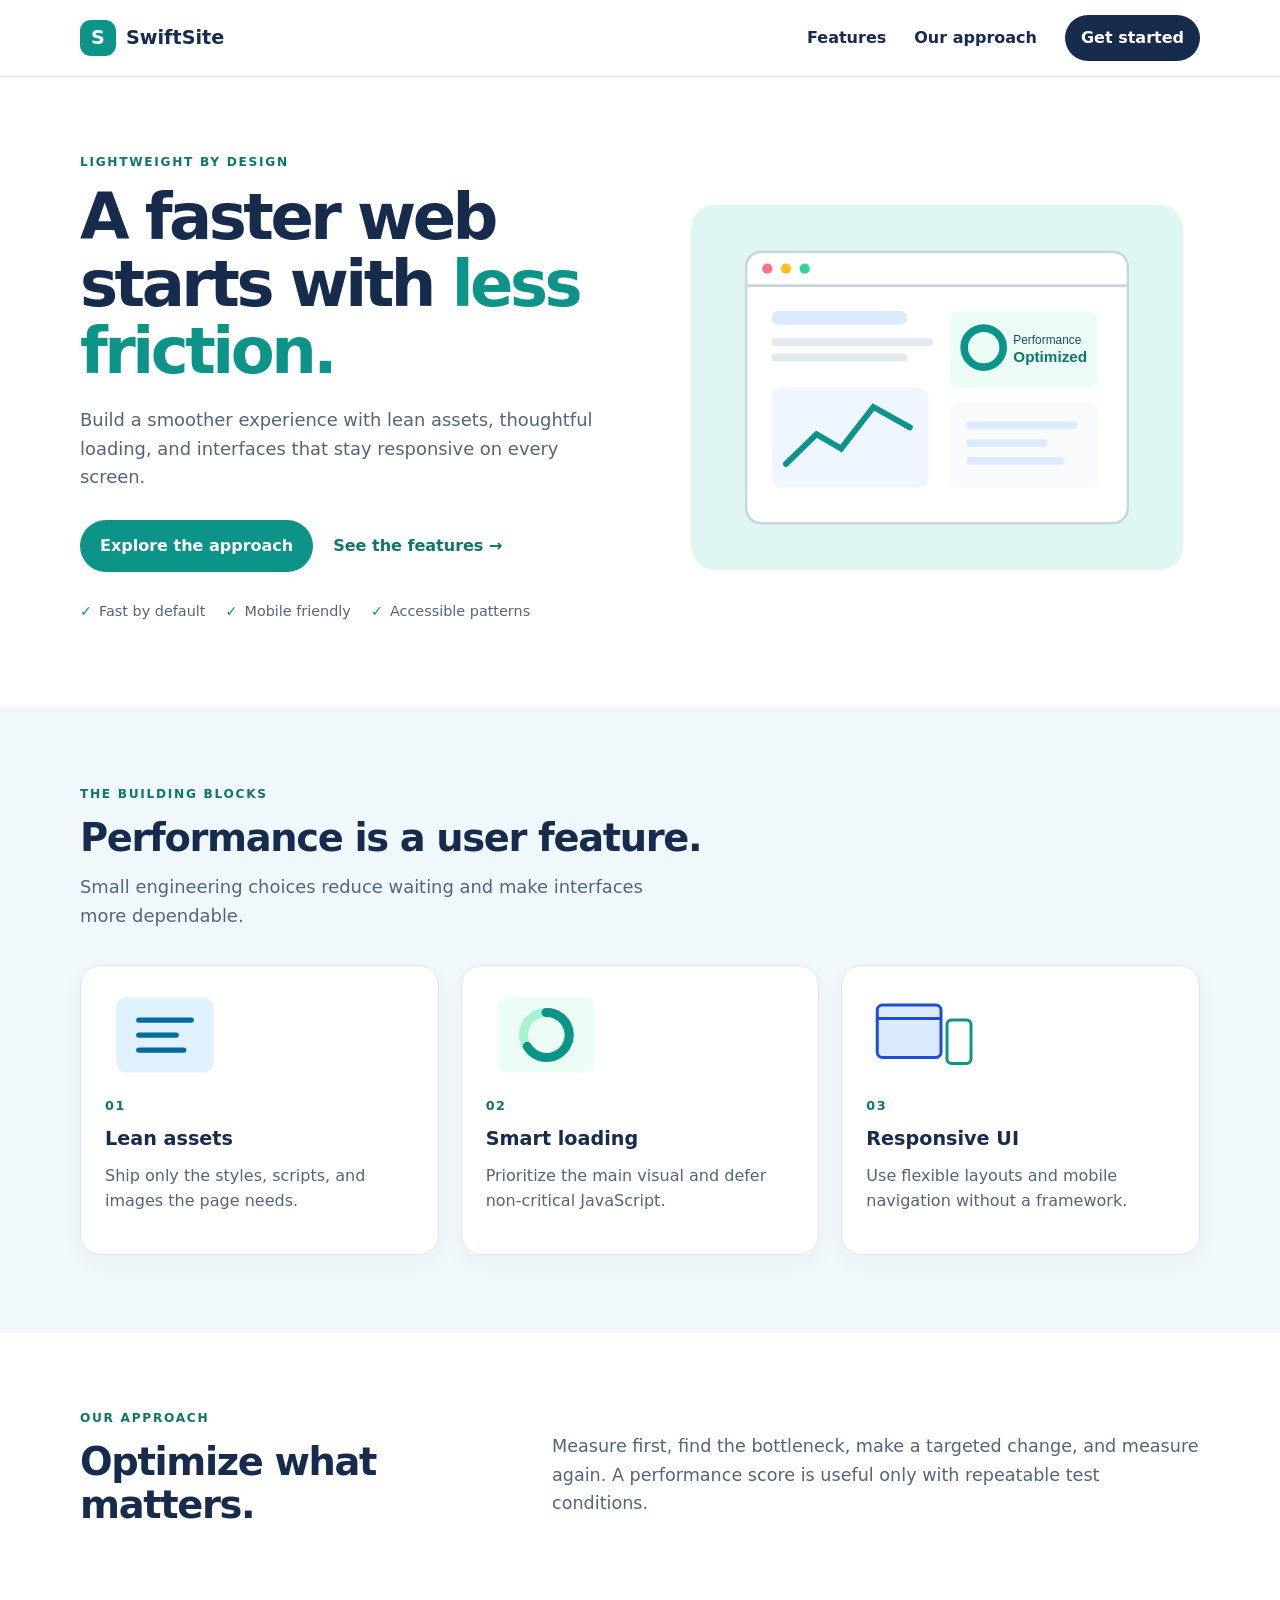
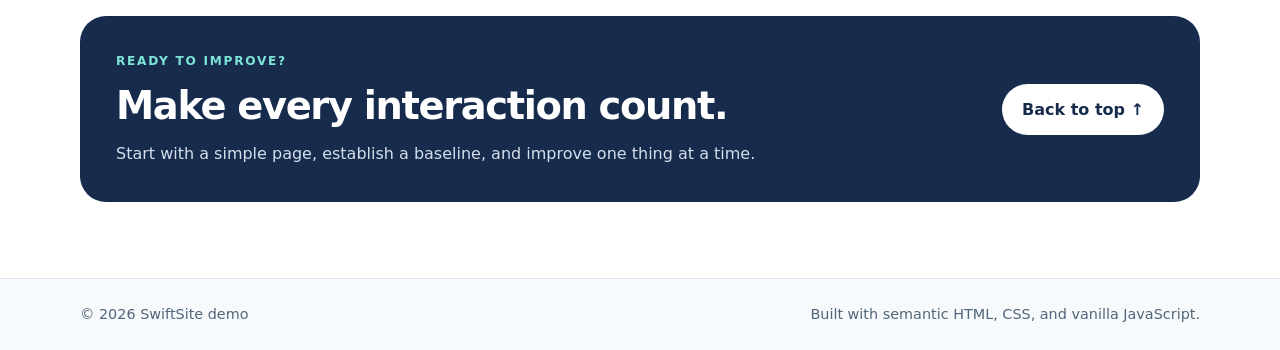
<file: baseline/index.html>
<!doctype html><html lang="en"><head><meta charset="utf-8"><meta name="viewport" content="width=device-width,initial-scale=1"><meta name="description" content="A lightweight landing page demonstrating frontend performance techniques."><meta name="theme-color" content="#102a43"><title>SwiftSite — Faster Web</title><link rel="stylesheet" href="styles.css"><script src="script.js" defer></script></head><body><a class="skip-link" href="#main">Skip to content</a><header class="site-header"><div class="container header-inner"><a class="brand" href="#main"><span class="brand-mark">S</span> SwiftSite</a><button class="menu-toggle" type="button" aria-expanded="false" aria-controls="primary-nav"><span class="sr-only">Toggle navigation</span><span aria-hidden="true">☰</span></button><nav id="primary-nav" class="primary-nav" aria-label="Primary navigation"><a href="#features">Features</a><a href="#approach">Our approach</a><a class="nav-cta" href="#get-started">Get started</a></nav></div></header><main id="main"><section class="hero container"><div><p class="eyebrow">LIGHTWEIGHT BY DESIGN</p><h1>A faster web starts with <span>less friction.</span></h1><p class="hero-lede">Build a smoother experience with lean assets, thoughtful loading, and interfaces that stay responsive on every screen.</p><div class="hero-actions"><a class="button button-primary" href="#get-started">Explore the approach</a><a class="text-link" href="#features">See the features →</a></div><ul class="trust-points"><li>Fast by default</li><li>Mobile friendly</li><li>Accessible patterns</li></ul></div><div class="hero-art"><img src="assets/hero.svg" width="620" height="470" loading="eager" fetchpriority="high" alt="Illustration of a web dashboard with performance indicators"></div></section><section id="features" class="section section-soft"><div class="container"><p class="eyebrow">THE BUILDING BLOCKS</p><h2>Performance is a user feature.</h2><p class="section-intro">Small engineering choices reduce waiting and make interfaces more dependable.</p><div class="feature-grid"><article class="feature-card"><img src="assets/lean.svg" width="160" height="120"  alt="" aria-hidden="true"><span class="feature-number">01</span><h3>Lean assets</h3><p>Ship only the styles, scripts, and images the page needs.</p></article><article class="feature-card"><img src="assets/load.svg" width="160" height="120"  alt="" aria-hidden="true"><span class="feature-number">02</span><h3>Smart loading</h3><p>Prioritize the main visual and defer non-critical JavaScript.</p></article><article class="feature-card"><img src="assets/responsive.svg" width="160" height="120"  alt="" aria-hidden="true"><span class="feature-number">03</span><h3>Responsive UI</h3><p>Use flexible layouts and mobile navigation without a framework.</p></article></div></div></section><section id="approach" class="container approach"><div><p class="eyebrow">OUR APPROACH</p><h2>Optimize what matters.</h2></div><p>Measure first, find the bottleneck, make a targeted change, and measure again. A performance score is useful only with repeatable test conditions.</p></section><section id="get-started" class="container start-panel"><div><p class="eyebrow">READY TO IMPROVE?</p><h2>Make every interaction count.</h2><p>Start with a simple page, establish a baseline, and improve one thing at a time.</p></div><a class="button button-light" href="#main">Back to top ↑</a></section></main><footer class="site-footer"><div class="container footer-inner"><p>© <span id="year">2026</span> SwiftSite demo</p><p>Built with semantic HTML, CSS, and vanilla JavaScript.</p></div></footer></body></html>
</file>
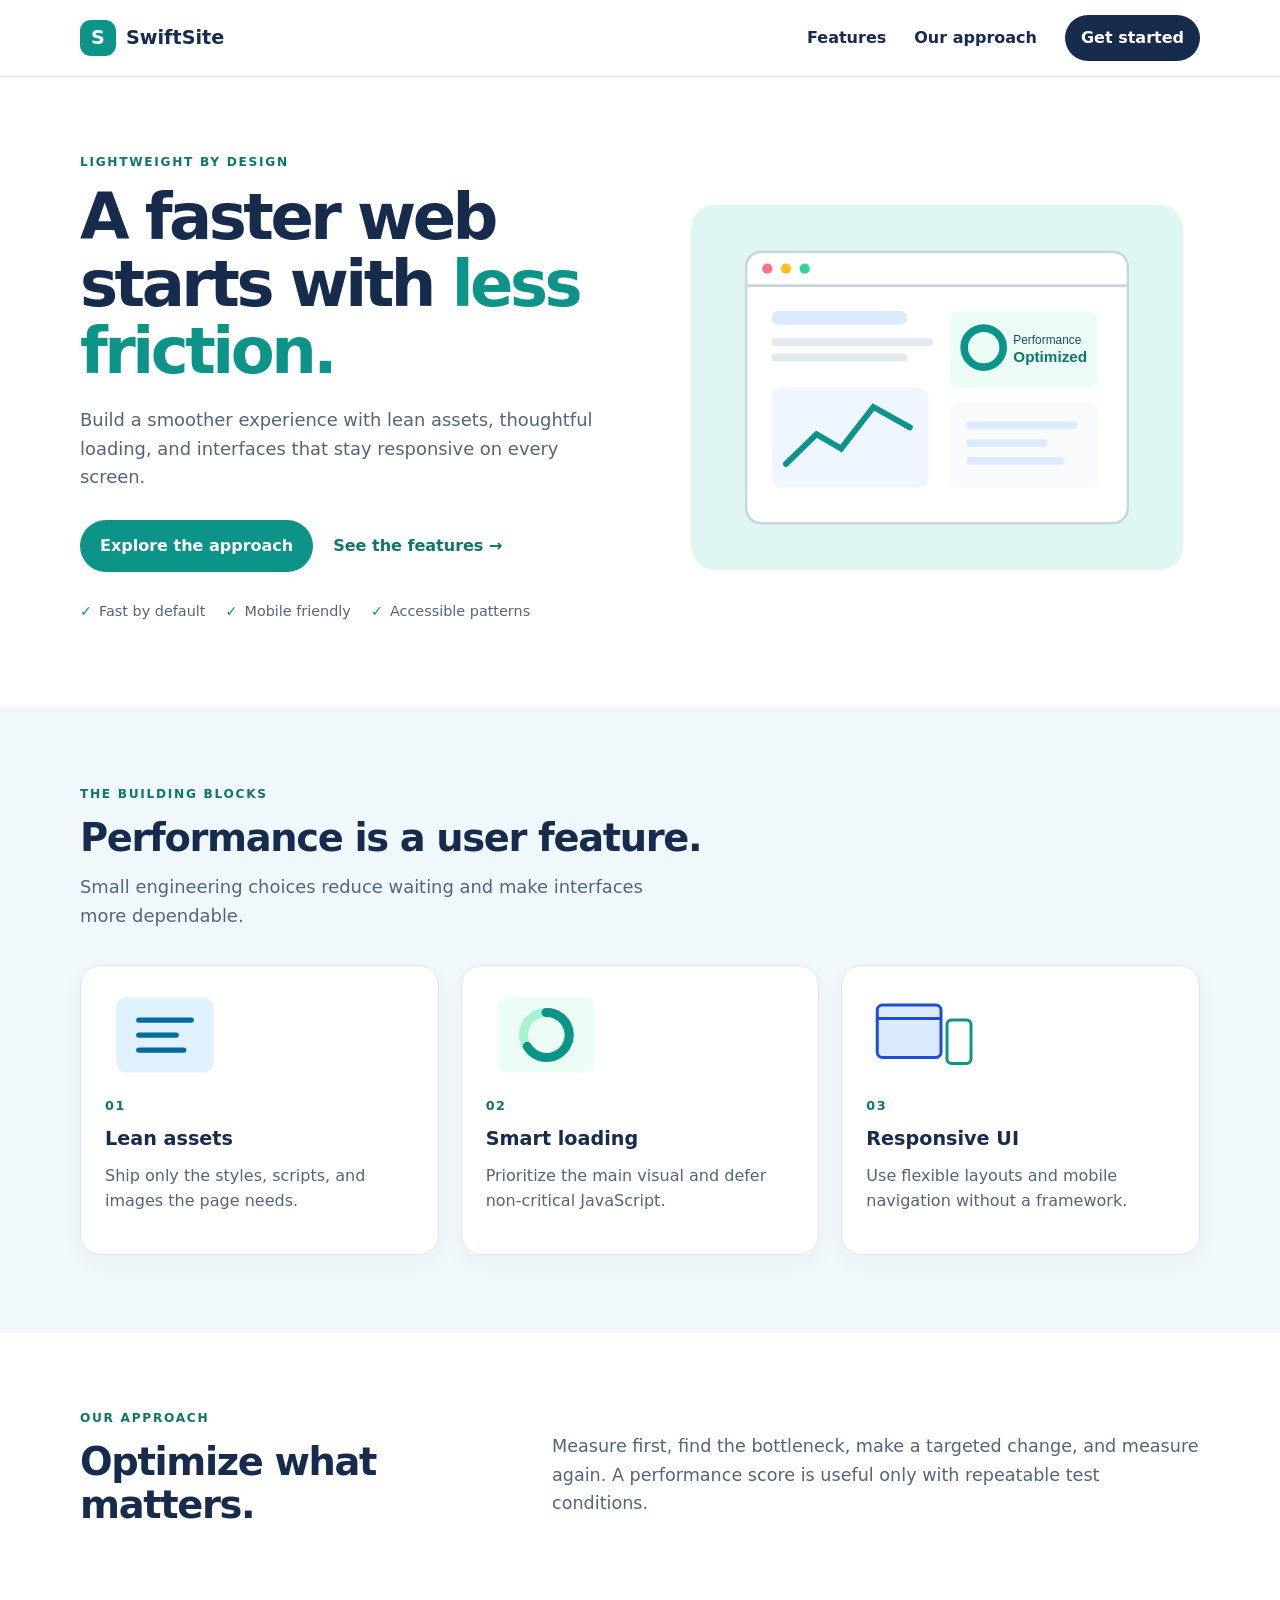
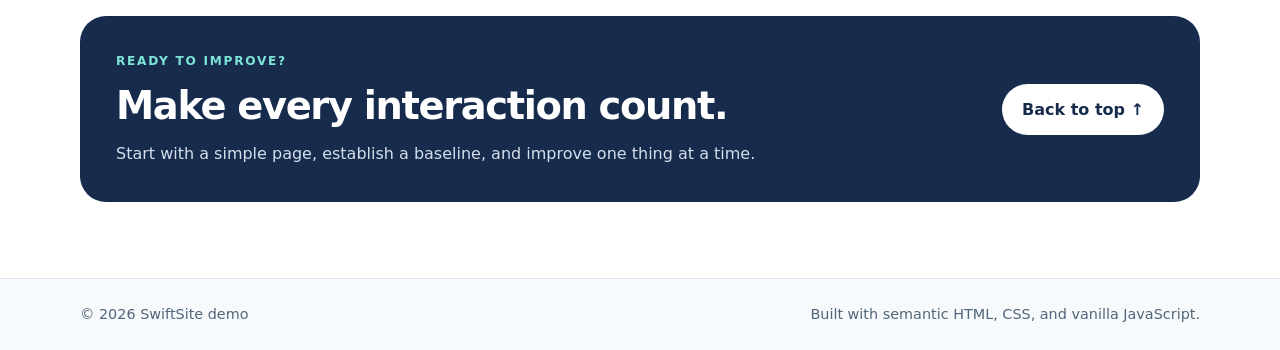
<file: optimized/index.html>
<!doctype html><html lang="en"><head><meta charset="utf-8"><meta name="viewport" content="width=device-width,initial-scale=1"><meta name="description" content="A lightweight landing page demonstrating frontend performance techniques."><meta name="theme-color" content="#102a43"><title>SwiftSite — Faster Web</title><link rel="preload" href="assets/hero.svg" as="image" type="image/svg+xml" fetchpriority="high"><link rel="stylesheet" href="styles.min.css"><script src="script.min.js" defer></script></head><body><a class="skip-link" href="#main">Skip to content</a><header class="site-header"><div class="container header-inner"><a class="brand" href="#main"><span class="brand-mark">S</span> SwiftSite</a><button class="menu-toggle" type="button" aria-expanded="false" aria-controls="primary-nav"><span class="sr-only">Toggle navigation</span><span aria-hidden="true">☰</span></button><nav id="primary-nav" class="primary-nav" aria-label="Primary navigation"><a href="#features">Features</a><a href="#approach">Our approach</a><a class="nav-cta" href="#get-started">Get started</a></nav></div></header><main id="main"><section class="hero container"><div><p class="eyebrow">LIGHTWEIGHT BY DESIGN</p><h1>A faster web starts with <span>less friction.</span></h1><p class="hero-lede">Build a smoother experience with lean assets, thoughtful loading, and interfaces that stay responsive on every screen.</p><div class="hero-actions"><a class="button button-primary" href="#get-started">Explore the approach</a><a class="text-link" href="#features">See the features →</a></div><ul class="trust-points"><li>Fast by default</li><li>Mobile friendly</li><li>Accessible patterns</li></ul></div><div class="hero-art"><img src="assets/hero.svg" width="620" height="470" loading="eager" fetchpriority="high" alt="Illustration of a web dashboard with performance indicators"></div></section><section id="features" class="section section-soft"><div class="container"><p class="eyebrow">THE BUILDING BLOCKS</p><h2>Performance is a user feature.</h2><p class="section-intro">Small engineering choices reduce waiting and make interfaces more dependable.</p><div class="feature-grid"><article class="feature-card"><img src="assets/lean.svg" width="160" height="120" loading="lazy" decoding="async" alt="" aria-hidden="true"><span class="feature-number">01</span><h3>Lean assets</h3><p>Ship only the styles, scripts, and images the page needs.</p></article><article class="feature-card"><img src="assets/load.svg" width="160" height="120" loading="lazy" decoding="async" alt="" aria-hidden="true"><span class="feature-number">02</span><h3>Smart loading</h3><p>Prioritize the main visual and defer non-critical JavaScript.</p></article><article class="feature-card"><img src="assets/responsive.svg" width="160" height="120" loading="lazy" decoding="async" alt="" aria-hidden="true"><span class="feature-number">03</span><h3>Responsive UI</h3><p>Use flexible layouts and mobile navigation without a framework.</p></article></div></div></section><section id="approach" class="container approach"><div><p class="eyebrow">OUR APPROACH</p><h2>Optimize what matters.</h2></div><p>Measure first, find the bottleneck, make a targeted change, and measure again. A performance score is useful only with repeatable test conditions.</p></section><section id="get-started" class="container start-panel"><div><p class="eyebrow">READY TO IMPROVE?</p><h2>Make every interaction count.</h2><p>Start with a simple page, establish a baseline, and improve one thing at a time.</p></div><a class="button button-light" href="#main">Back to top ↑</a></section></main><footer class="site-footer"><div class="container footer-inner"><p>© <span id="year">2026</span> SwiftSite demo</p><p>Built with semantic HTML, CSS, and vanilla JavaScript.</p></div></footer></body></html>
</file>
<file: baseline/styles.css>
/* SwiftSite responsive stylesheet */
:root{
--ink:#172b4d;
--muted:#52657a;
--brand:#0d9488;
--brand-dark:#0f766e;
--soft:#f1f8fc;
--line:#dce7f2}
*{
box-sizing:border-box}
html{
scroll-behavior:smooth;
scroll-padding-top:90px}
body{
margin:0;
font-family:system-ui,-apple-system,"Segoe UI",sans-serif;
color:var(--ink);
line-height:1.6}
img{
display:block;
max-width:100%;
height:auto}
a{
color:var(--brand-dark)}
a:focus-visible,button:focus-visible{
outline:3px solid #f59e0b;
outline-offset:4px}
.container{
width:min(1120px,calc(100% - 40px));
margin-inline:auto}
.skip-link{
position:absolute;
left:12px;
top:-60px;
padding:10px 14px;
background:white;
z-index:10}
.skip-link:focus{
top:12px}
.site-header{
position:sticky;
top:0;
z-index:5;
background:rgba(255,255,255,.96);
border-bottom:1px solid var(--line)}
.header-inner{
display:flex;
align-items:center;
justify-content:space-between;
min-height:76px;
gap:20px}
.brand{
display:flex;
align-items:center;
gap:10px;
color:var(--ink);
font-size:1.2rem;
font-weight:800;
text-decoration:none}
.brand-mark{
display:grid;
place-items:center;
width:36px;
height:36px;
border-radius:11px;
background:var(--brand);
color:white}
.primary-nav{
display:flex;
align-items:center;
gap:28px}
.primary-nav a{
text-decoration:none;
font-weight:650;
color:var(--ink)}
.primary-nav .nav-cta{
padding:10px 16px;
background:var(--ink);
color:white;
border-radius:999px}
.menu-toggle{
display:none;
border:1px solid var(--line);
background:white;
border-radius:10px;
padding:8px 12px;
font-size:1.25rem}
.sr-only{
position:absolute;
width:1px;
height:1px;
overflow:hidden;
clip:rect(0,0,0,0);
white-space:nowrap}
.hero{
display:grid;
grid-template-columns:1.02fr .98fr;
align-items:center;
gap:46px;
padding-block:76px 84px}
.eyebrow{
margin:0 0 12px;
color:var(--brand-dark);
font-size:.76rem;
font-weight:850;
letter-spacing:.14em}
h1,h2,h3,p{
margin-top:0}
h1{
max-width:680px;
margin-bottom:22px;
font-size:clamp(2.55rem,5vw,4.5rem);
line-height:1.04;
letter-spacing:-.055em}
h1 span{
color:var(--brand)}
.hero-lede,.section-intro{
max-width:590px;
color:var(--muted);
font-size:1.12rem}
.hero-actions{
display:flex;
align-items:center;
gap:20px;
flex-wrap:wrap;
margin-top:28px}
.button{
display:inline-flex;
align-items:center;
justify-content:center;
padding:13px 20px;
border-radius:999px;
font-weight:750;
text-decoration:none}
.button-primary{
background:var(--brand);
color:white}
.text-link{
font-weight:750;
text-decoration:none}
.trust-points{
display:flex;
gap:20px;
flex-wrap:wrap;
padding:0;
margin:28px 0 0;
list-style:none;
color:var(--muted);
font-size:.9rem}
.trust-points li:before{
content:"✓";
color:var(--brand);
font-weight:900;
margin-right:7px}
.section{
padding-block:78px}
.section-soft{
background:var(--soft)}
.section h2,.approach h2,.start-panel h2{
font-size:clamp(1.9rem,3vw,2.8rem);
line-height:1.12;
letter-spacing:-.035em;
margin-bottom:14px}
.section-intro{
margin-bottom:34px}
.feature-grid{
display:grid;
grid-template-columns:repeat(3,minmax(0,1fr));
gap:22px}
.feature-card{
padding:24px;
background:white;
border:1px solid var(--line);
border-radius:20px;
box-shadow:0 8px 24px #172b4d0a}
.feature-card img{
width:120px;
height:90px;
object-fit:contain;
margin-bottom:16px}
.feature-number{
display:block;
margin-bottom:8px;
color:var(--brand-dark);
font-size:.8rem;
font-weight:850;
letter-spacing:.12em}
.feature-card h3{
margin-bottom:8px;
font-size:1.2rem}
.feature-card p,.approach>p{
color:var(--muted)}
.approach{
display:grid;
grid-template-columns:.8fr 1.2fr;
gap:40px;
align-items:center;
padding-block:76px}
.approach>p{
margin:0;
font-size:1.1rem}
.start-panel{
display:flex;
align-items:center;
justify-content:space-between;
gap:28px;
margin-bottom:76px;
padding:36px;
border-radius:26px;
background:var(--ink);
color:white}
.start-panel .eyebrow{
color:#7de4d5}
.start-panel p:last-child{
margin-bottom:0;
color:#d4dfeb}
.button-light{
flex-shrink:0;
background:white;
color:var(--ink)}
.site-footer{
background:#f7fafc;
border-top:1px solid var(--line)}
.footer-inner{
display:flex;
justify-content:space-between;
gap:20px;
padding-block:24px;
color:var(--muted);
font-size:.9rem}
.footer-inner p{
margin:0}
@media(max-width:760px){
.container{
width:min(100% - 32px,600px)}
.header-inner{
min-height:68px}
.menu-toggle{
display:block}
.primary-nav{
display:none;
position:absolute;
top:100%;
left:0;
right:0;
padding:18px 20px;
background:white;
border-bottom:1px solid var(--line);
align-items:stretch;
gap:14px}
.primary-nav.is-open{
display:flex;
flex-direction:column}
.primary-nav .nav-cta{
text-align:center}
.hero{
grid-template-columns:1fr;
gap:32px;
padding-block:48px 58px}
.hero-art{
max-width:520px;
margin-inline:auto}
.section{
padding-block:58px}
.feature-grid{
grid-template-columns:1fr}
.feature-card{
display:grid;
grid-template-columns:90px 1fr;
column-gap:16px;
align-items:start}
.feature-card img{
grid-row:span 3;
width:90px;
height:78px;
margin:0}
.approach{
grid-template-columns:1fr;
gap:8px;
padding-block:58px}
.start-panel{
align-items:flex-start;
flex-direction:column;
margin-bottom:56px;
padding:26px}
.footer-inner{
flex-direction:column;
gap:8px}
}
@media(prefers-reduced-motion:reduce){
html{
scroll-behavior:auto}
*,*::before,*::after{
animation-duration:.01ms!important;
animation-iteration-count:1!important;
transition-duration:.01ms!important;
scroll-behavior:auto!important}
}
</file>
<file: optimized/styles.min.css>
:root{--ink:#172b4d;--muted:#52657a;--brand:#0d9488;--brand-dark:#0f766e;--soft:#f1f8fc;--line:#dce7f2}*{box-sizing:border-box}html{scroll-behavior:smooth;scroll-padding-top:90px}body{margin:0;font-family:system-ui,-apple-system,"Segoe UI",sans-serif;color:var(--ink);line-height:1.6}img{display:block;max-width:100%;height:auto}a{color:var(--brand-dark)}a:focus-visible,button:focus-visible{outline:3px solid #f59e0b;outline-offset:4px}.container{width:min(1120px,calc(100% - 40px));margin-inline:auto}.skip-link{position:absolute;left:12px;top:-60px;padding:10px 14px;background:white;z-index:10}.skip-link:focus{top:12px}.site-header{position:sticky;top:0;z-index:5;background:rgba(255,255,255,.96);border-bottom:1px solid var(--line)}.header-inner{display:flex;align-items:center;justify-content:space-between;min-height:76px;gap:20px}.brand{display:flex;align-items:center;gap:10px;color:var(--ink);font-size:1.2rem;font-weight:800;text-decoration:none}.brand-mark{display:grid;place-items:center;width:36px;height:36px;border-radius:11px;background:var(--brand);color:white}.primary-nav{display:flex;align-items:center;gap:28px}.primary-nav a{text-decoration:none;font-weight:650;color:var(--ink)}.primary-nav .nav-cta{padding:10px 16px;background:var(--ink);color:white;border-radius:999px}.menu-toggle{display:none;border:1px solid var(--line);background:white;border-radius:10px;padding:8px 12px;font-size:1.25rem}.sr-only{position:absolute;width:1px;height:1px;overflow:hidden;clip:rect(0,0,0,0);white-space:nowrap}.hero{display:grid;grid-template-columns:1.02fr .98fr;align-items:center;gap:46px;padding-block:76px 84px}.eyebrow{margin:0 0 12px;color:var(--brand-dark);font-size:.76rem;font-weight:850;letter-spacing:.14em}h1,h2,h3,p{margin-top:0}h1{max-width:680px;margin-bottom:22px;font-size:clamp(2.55rem,5vw,4.5rem);line-height:1.04;letter-spacing:-.055em}h1 span{color:var(--brand)}.hero-lede,.section-intro{max-width:590px;color:var(--muted);font-size:1.12rem}.hero-actions{display:flex;align-items:center;gap:20px;flex-wrap:wrap;margin-top:28px}.button{display:inline-flex;align-items:center;justify-content:center;padding:13px 20px;border-radius:999px;font-weight:750;text-decoration:none}.button-primary{background:var(--brand);color:white}.text-link{font-weight:750;text-decoration:none}.trust-points{display:flex;gap:20px;flex-wrap:wrap;padding:0;margin:28px 0 0;list-style:none;color:var(--muted);font-size:.9rem}.trust-points li:before{content:"✓";color:var(--brand);font-weight:900;margin-right:7px}.section{padding-block:78px}.section-soft{background:var(--soft)}.section h2,.approach h2,.start-panel h2{font-size:clamp(1.9rem,3vw,2.8rem);line-height:1.12;letter-spacing:-.035em;margin-bottom:14px}.section-intro{margin-bottom:34px}.feature-grid{display:grid;grid-template-columns:repeat(3,minmax(0,1fr));gap:22px}.feature-card{padding:24px;background:white;border:1px solid var(--line);border-radius:20px;box-shadow:0 8px 24px #172b4d0a}.feature-card img{width:120px;height:90px;object-fit:contain;margin-bottom:16px}.feature-number{display:block;margin-bottom:8px;color:var(--brand-dark);font-size:.8rem;font-weight:850;letter-spacing:.12em}.feature-card h3{margin-bottom:8px;font-size:1.2rem}.feature-card p,.approach>p{color:var(--muted)}.approach{display:grid;grid-template-columns:.8fr 1.2fr;gap:40px;align-items:center;padding-block:76px}.approach>p{margin:0;font-size:1.1rem}.start-panel{display:flex;align-items:center;justify-content:space-between;gap:28px;margin-bottom:76px;padding:36px;border-radius:26px;background:var(--ink);color:white}.start-panel .eyebrow{color:#7de4d5}.start-panel p:last-child{margin-bottom:0;color:#d4dfeb}.button-light{flex-shrink:0;background:white;color:var(--ink)}.site-footer{background:#f7fafc;border-top:1px solid var(--line)}.footer-inner{display:flex;justify-content:space-between;gap:20px;padding-block:24px;color:var(--muted);font-size:.9rem}.footer-inner p{margin:0}@media(max-width:760px){.container{width:min(100% - 32px,600px)}.header-inner{min-height:68px}.menu-toggle{display:block}.primary-nav{display:none;position:absolute;top:100%;left:0;right:0;padding:18px 20px;background:white;border-bottom:1px solid var(--line);align-items:stretch;gap:14px}.primary-nav.is-open{display:flex;flex-direction:column}.primary-nav .nav-cta{text-align:center}.hero{grid-template-columns:1fr;gap:32px;padding-block:48px 58px}.hero-art{max-width:520px;margin-inline:auto}.section{padding-block:58px}.feature-grid{grid-template-columns:1fr}.feature-card{display:grid;grid-template-columns:90px 1fr;column-gap:16px;align-items:start}.feature-card img{grid-row:span 3;width:90px;height:78px;margin:0}.approach{grid-template-columns:1fr;gap:8px;padding-block:58px}.start-panel{align-items:flex-start;flex-direction:column;margin-bottom:56px;padding:26px}.footer-inner{flex-direction:column;gap:8px}}@media(prefers-reduced-motion:reduce){html{scroll-behavior:auto}*,*::before,*::after{animation-duration:.01ms!important;animation-iteration-count:1!important;transition-duration:.01ms!important;scroll-behavior:auto!important}}
</file>
